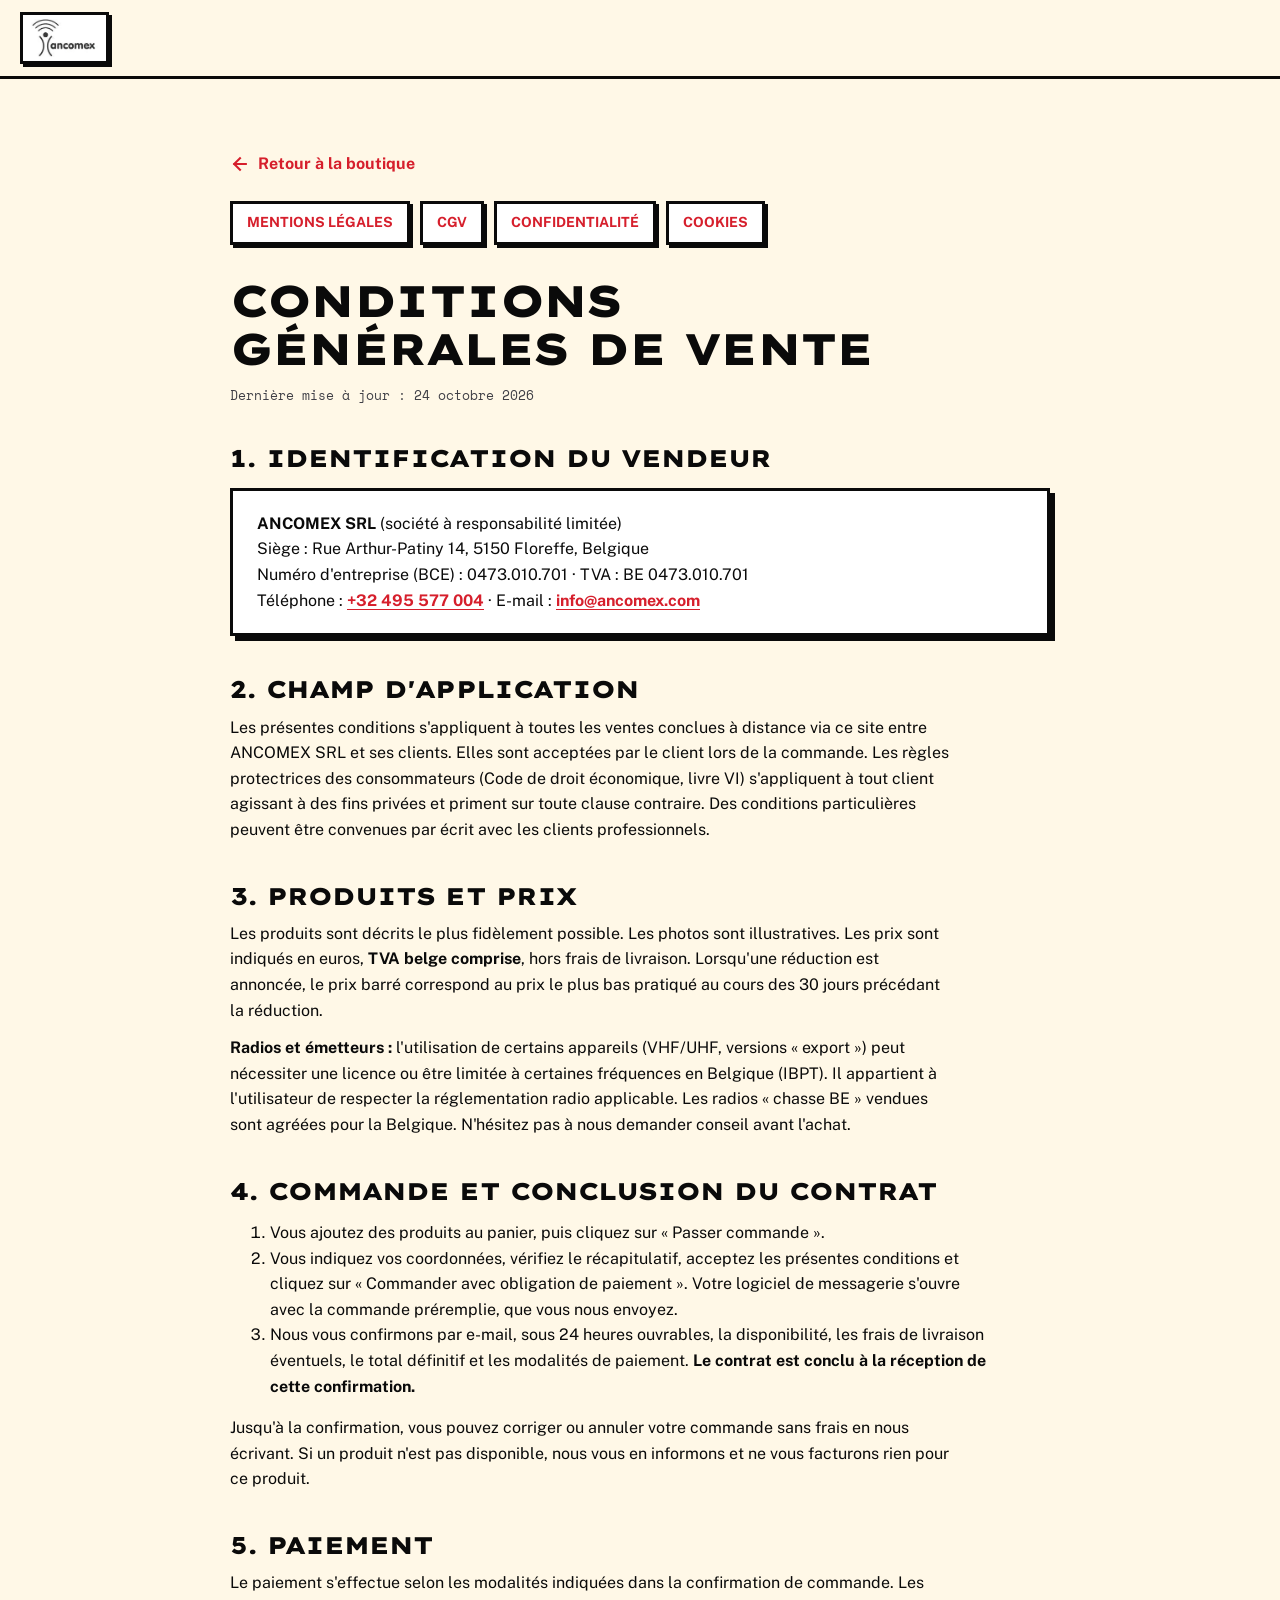
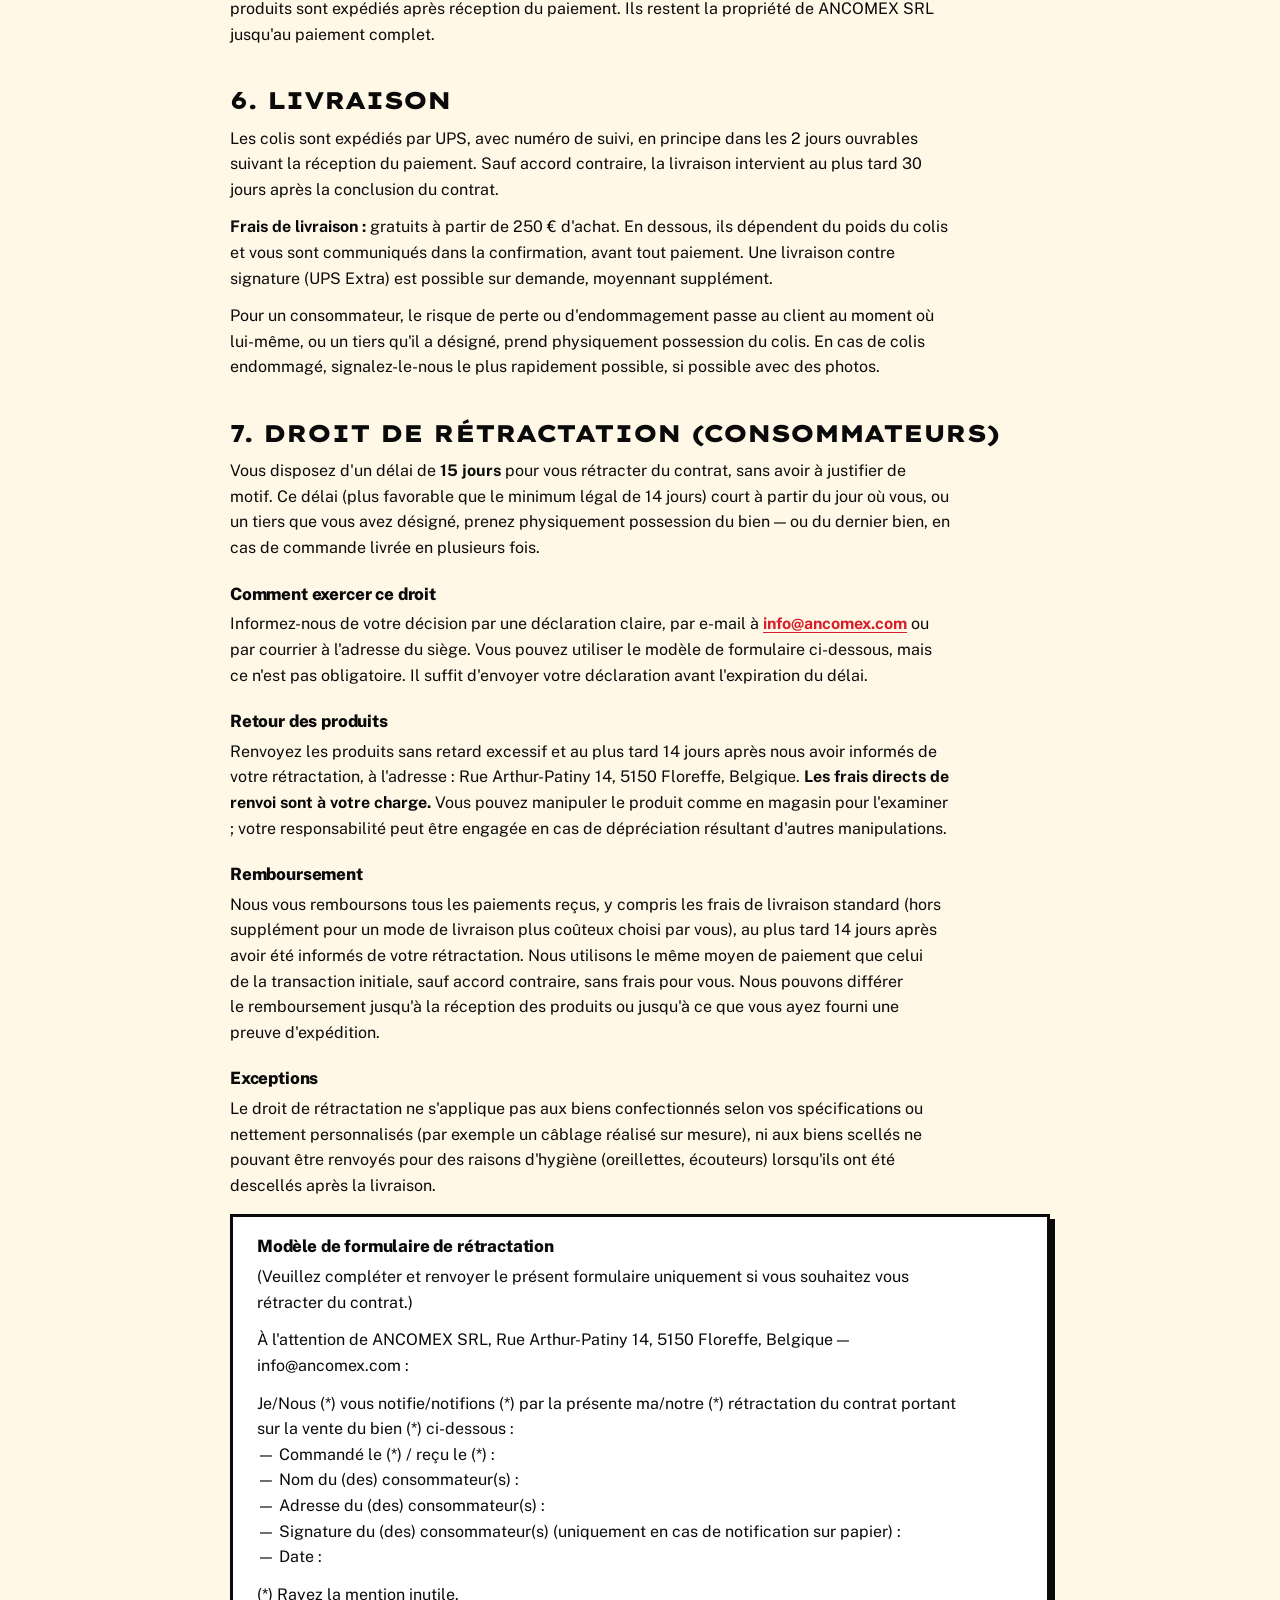
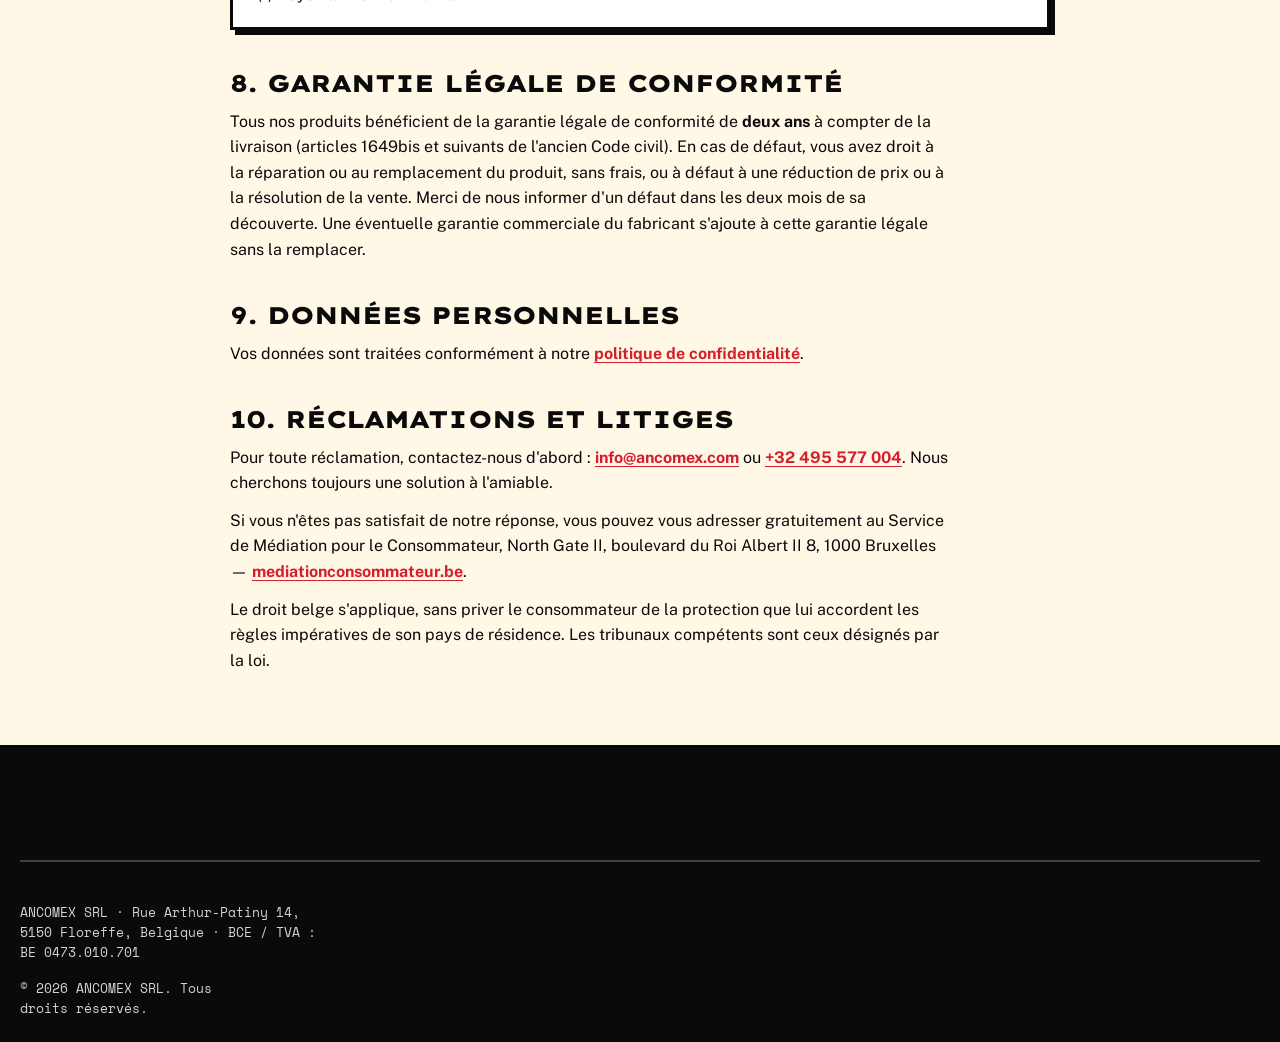
<file: cgv.html>
<!doctype html>
<html lang="fr">
<head>
  <meta charset="utf-8">
  <meta name="viewport" content="width=device-width, initial-scale=1">
  <title>Conditions générales de vente — Ancomex</title>
  <meta name="description" content="Conditions générales de vente d'Ancomex : commande, prix, livraison, droit de rétractation et garantie légale.">
  <meta name="theme-color" content="#FFD60A">
  <link rel="icon" href="favicon.svg?v=4" type="image/svg+xml">
  <link rel="stylesheet" href="styles-v6.css">
</head>
<body>
  <a class="skip" href="#main">Aller au contenu</a>
  <svg width="0" height="0" style="position:absolute" aria-hidden="true">
    <symbol id="i-arrow" viewBox="0 0 24 24"><path d="M5 12h14M12 5l7 7-7 7"/></symbol>
  </svg>
  <header class="header">
    <div class="container header__in">
      <a class="logo" href="index.html" aria-label="Ancomex, accueil">
        <img class="logo__img" src="img/ancomex-logo.jpg" alt="Ancomex" width="160" height="91">
      </a>
    </div>
  </header>
  <main id="main" class="legal">
    <div class="container legal__in">
      <a class="back" href="index.html"><svg class="ic" aria-hidden="true"><use href="#i-arrow"/></svg>Retour à la boutique</a>
      <nav class="legal__nav" aria-label="Pages légales">
        <a class="link" href="mentions-legales.html">Mentions légales</a>
        <a class="link" href="cgv.html" aria-current="page">CGV</a>
        <a class="link" href="confidentialite.html">Confidentialité</a>
        <a class="link" href="cookies.html">Cookies</a>
      </nav>
      <h1>Conditions générales de vente</h1>
      <p class="updated">Dernière mise à jour : 24 octobre 2026</p>

      <h2>1. Identification du vendeur</h2>
      <div class="box">
        <p><strong>ANCOMEX SRL</strong> (société à responsabilité limitée)<br>
        Siège : Rue Arthur-Patiny 14, 5150 Floreffe, Belgique<br>
        Numéro d'entreprise (BCE) : 0473.010.701 · TVA : BE 0473.010.701<br>
        Téléphone : <a href="tel:+32495577004">+32 495 577 004</a> · E-mail : <a href="mailto:info@ancomex.com">info@ancomex.com</a></p>
      </div>

      <h2>2. Champ d'application</h2>
      <p>Les présentes conditions s'appliquent à toutes les ventes conclues à distance via ce site entre ANCOMEX SRL et ses clients. Elles sont acceptées par le client lors de la commande. Les règles protectrices des consommateurs (Code de droit économique, livre VI) s'appliquent à tout client agissant à des fins privées et priment sur toute clause contraire. Des conditions particulières peuvent être convenues par écrit avec les clients professionnels.</p>

      <h2>3. Produits et prix</h2>
      <p>Les produits sont décrits le plus fidèlement possible. Les photos sont illustratives. Les prix sont indiqués en euros, <strong>TVA belge comprise</strong>, hors frais de livraison. Lorsqu'une réduction est annoncée, le prix barré correspond au prix le plus bas pratiqué au cours des 30 jours précédant la réduction.</p>
      <p><strong>Radios et émetteurs :</strong> l'utilisation de certains appareils (VHF/UHF, versions « export ») peut nécessiter une licence ou être limitée à certaines fréquences en Belgique (IBPT). Il appartient à l'utilisateur de respecter la réglementation radio applicable. Les radios « chasse BE » vendues sont agréées pour la Belgique. N'hésitez pas à nous demander conseil avant l'achat.</p>

      <h2>4. Commande et conclusion du contrat</h2>
      <ol>
        <li>Vous ajoutez des produits au panier, puis cliquez sur « Passer commande ».</li>
        <li>Vous indiquez vos coordonnées, vérifiez le récapitulatif, acceptez les présentes conditions et cliquez sur « Commander avec obligation de paiement ». Votre logiciel de messagerie s'ouvre avec la commande préremplie, que vous nous envoyez.</li>
        <li>Nous vous confirmons par e-mail, sous 24 heures ouvrables, la disponibilité, les frais de livraison éventuels, le total définitif et les modalités de paiement. <strong>Le contrat est conclu à la réception de cette confirmation.</strong></li>
      </ol>
      <p>Jusqu'à la confirmation, vous pouvez corriger ou annuler votre commande sans frais en nous écrivant. Si un produit n'est pas disponible, nous vous en informons et ne vous facturons rien pour ce produit.</p>

      <h2>5. Paiement</h2>
      <p>Le paiement s'effectue selon les modalités indiquées dans la confirmation de commande. Les produits sont expédiés après réception du paiement. Ils restent la propriété de ANCOMEX SRL jusqu'au paiement complet.</p>

      <h2>6. Livraison</h2>
      <p>Les colis sont expédiés par UPS, avec numéro de suivi, en principe dans les 2 jours ouvrables suivant la réception du paiement. Sauf accord contraire, la livraison intervient au plus tard 30 jours après la conclusion du contrat.</p>
      <p><strong>Frais de livraison :</strong> gratuits à partir de 250 € d'achat. En dessous, ils dépendent du poids du colis et vous sont communiqués dans la confirmation, avant tout paiement. Une livraison contre signature (UPS Extra) est possible sur demande, moyennant supplément.</p>
      <p>Pour un consommateur, le risque de perte ou d'endommagement passe au client au moment où lui-même, ou un tiers qu'il a désigné, prend physiquement possession du colis. En cas de colis endommagé, signalez-le-nous le plus rapidement possible, si possible avec des photos.</p>

      <h2 id="retractation">7. Droit de rétractation (consommateurs)</h2>
      <p>Vous disposez d'un délai de <strong>15 jours</strong> pour vous rétracter du contrat, sans avoir à justifier de motif. Ce délai (plus favorable que le minimum légal de 14 jours) court à partir du jour où vous, ou un tiers que vous avez désigné, prenez physiquement possession du bien — ou du dernier bien, en cas de commande livrée en plusieurs fois.</p>
      <h3>Comment exercer ce droit</h3>
      <p>Informez-nous de votre décision par une déclaration claire, par e-mail à <a href="mailto:info@ancomex.com">info@ancomex.com</a> ou par courrier à l'adresse du siège. Vous pouvez utiliser le modèle de formulaire ci-dessous, mais ce n'est pas obligatoire. Il suffit d'envoyer votre déclaration avant l'expiration du délai.</p>
      <h3>Retour des produits</h3>
      <p>Renvoyez les produits sans retard excessif et au plus tard 14 jours après nous avoir informés de votre rétractation, à l'adresse : Rue Arthur-Patiny 14, 5150 Floreffe, Belgique. <strong>Les frais directs de renvoi sont à votre charge.</strong> Vous pouvez manipuler le produit comme en magasin pour l'examiner ; votre responsabilité peut être engagée en cas de dépréciation résultant d'autres manipulations.</p>
      <h3>Remboursement</h3>
      <p>Nous vous remboursons tous les paiements reçus, y compris les frais de livraison standard (hors supplément pour un mode de livraison plus coûteux choisi par vous), au plus tard 14 jours après avoir été informés de votre rétractation. Nous utilisons le même moyen de paiement que celui de la transaction initiale, sauf accord contraire, sans frais pour vous. Nous pouvons différer le remboursement jusqu'à la réception des produits ou jusqu'à ce que vous ayez fourni une preuve d'expédition.</p>
      <h3>Exceptions</h3>
      <p>Le droit de rétractation ne s'applique pas aux biens confectionnés selon vos spécifications ou nettement personnalisés (par exemple un câblage réalisé sur mesure), ni aux biens scellés ne pouvant être renvoyés pour des raisons d'hygiène (oreillettes, écouteurs) lorsqu'ils ont été descellés après la livraison.</p>

      <div class="box">
        <h3 style="margin-top:0">Modèle de formulaire de rétractation</h3>
        <p>(Veuillez compléter et renvoyer le présent formulaire uniquement si vous souhaitez vous rétracter du contrat.)</p>
        <p>À l'attention de ANCOMEX SRL, Rue Arthur-Patiny 14, 5150 Floreffe, Belgique — info@ancomex.com :</p>
        <p>Je/Nous (*) vous notifie/notifions (*) par la présente ma/notre (*) rétractation du contrat portant sur la vente du bien (*) ci-dessous :<br>
        — Commandé le (*) / reçu le (*) :<br>
        — Nom du (des) consommateur(s) :<br>
        — Adresse du (des) consommateur(s) :<br>
        — Signature du (des) consommateur(s) (uniquement en cas de notification sur papier) :<br>
        — Date :</p>
        <p>(*) Rayez la mention inutile.</p>
      </div>

      <h2>8. Garantie légale de conformité</h2>
      <p>Tous nos produits bénéficient de la garantie légale de conformité de <strong>deux ans</strong> à compter de la livraison (articles 1649bis et suivants de l'ancien Code civil). En cas de défaut, vous avez droit à la réparation ou au remplacement du produit, sans frais, ou à défaut à une réduction de prix ou à la résolution de la vente. Merci de nous informer d'un défaut dans les deux mois de sa découverte. Une éventuelle garantie commerciale du fabricant s'ajoute à cette garantie légale sans la remplacer.</p>

      <h2>9. Données personnelles</h2>
      <p>Vos données sont traitées conformément à notre <a href="confidentialite.html">politique de confidentialité</a>.</p>

      <h2>10. Réclamations et litiges</h2>
      <p>Pour toute réclamation, contactez-nous d'abord : <a href="mailto:info@ancomex.com">info@ancomex.com</a> ou <a href="tel:+32495577004">+32 495 577 004</a>. Nous cherchons toujours une solution à l'amiable.</p>
      <p>Si vous n'êtes pas satisfait de notre réponse, vous pouvez vous adresser gratuitement au Service de Médiation pour le Consommateur, North Gate II, boulevard du Roi Albert II 8, 1000 Bruxelles — <a href="https://www.mediationconsommateur.be" rel="noopener">mediationconsommateur.be</a>.</p>
      <p>Le droit belge s'applique, sans priver le consommateur de la protection que lui accordent les règles impératives de son pays de résidence. Les tribunaux compétents sont ceux désignés par la loi.</p>
    </div>
  </main>
  <footer class="footer">
    <div class="container footer__bottom">
      <p>ANCOMEX SRL · Rue Arthur-Patiny 14, 5150 Floreffe, Belgique · BCE / TVA : BE 0473.010.701</p>
      <p>© 2026 ANCOMEX SRL. Tous droits réservés.</p>
    </div>
  </footer>
</body>
</html>
</file>
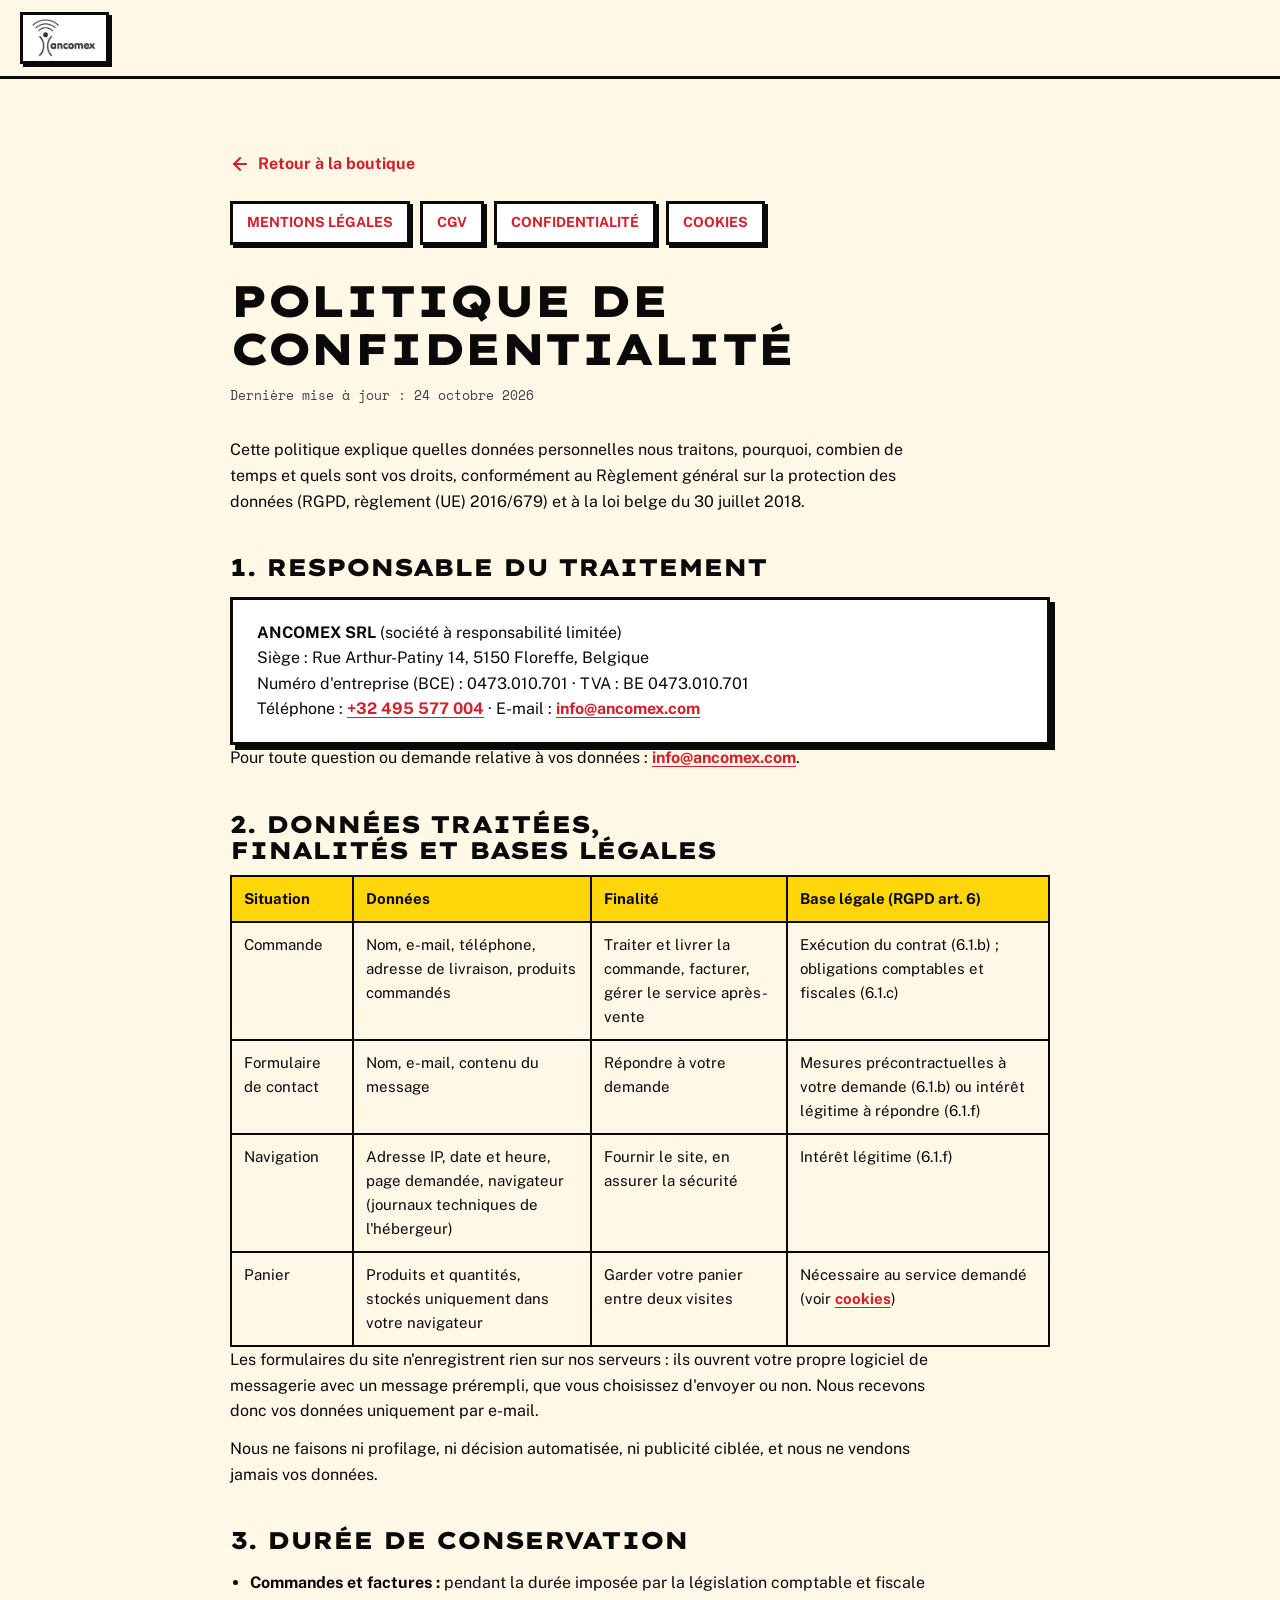
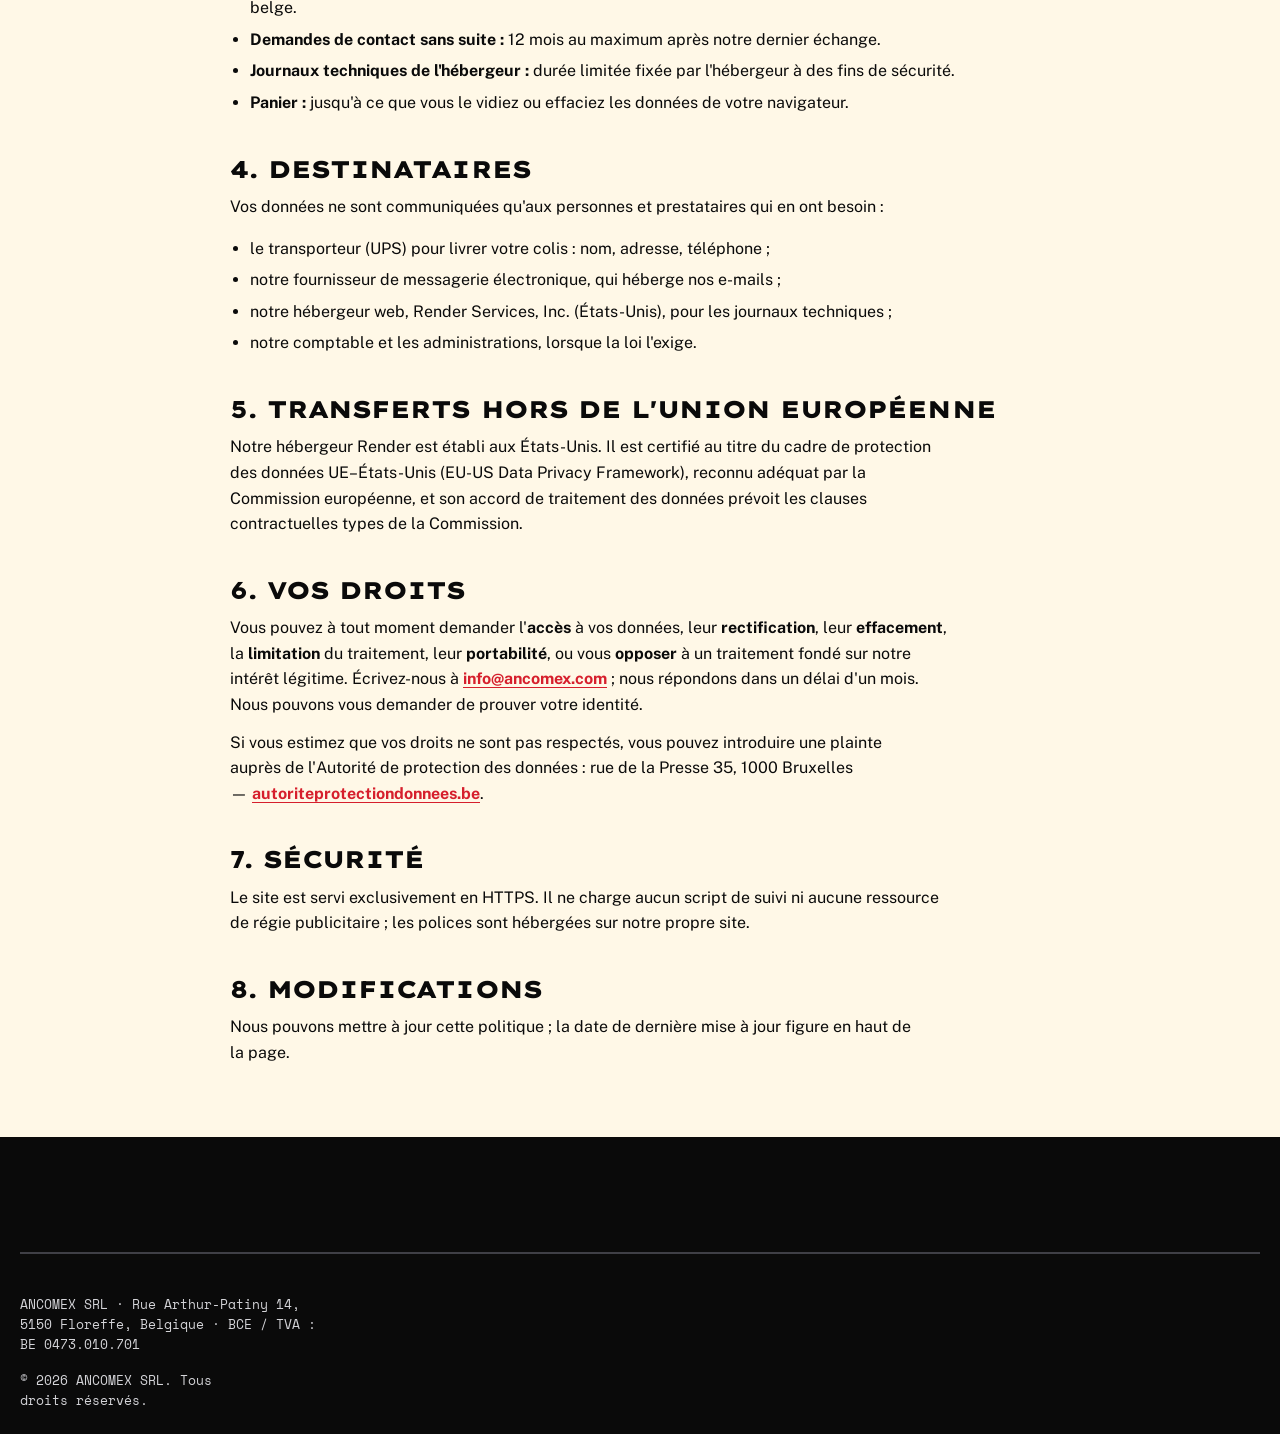
<file: confidentialite.html>
<!doctype html>
<html lang="fr">
<head>
  <meta charset="utf-8">
  <meta name="viewport" content="width=device-width, initial-scale=1">
  <title>Politique de confidentialité — Ancomex</title>
  <meta name="description" content="Comment Ancomex traite vos données personnelles, conformément au RGPD.">
  <meta name="theme-color" content="#FFD60A">
  <link rel="icon" href="favicon.svg?v=4" type="image/svg+xml">
  <link rel="stylesheet" href="styles-v6.css">
</head>
<body>
  <a class="skip" href="#main">Aller au contenu</a>
  <svg width="0" height="0" style="position:absolute" aria-hidden="true">
    <symbol id="i-arrow" viewBox="0 0 24 24"><path d="M5 12h14M12 5l7 7-7 7"/></symbol>
  </svg>
  <header class="header">
    <div class="container header__in">
      <a class="logo" href="index.html" aria-label="Ancomex, accueil">
        <img class="logo__img" src="img/ancomex-logo.jpg" alt="Ancomex" width="160" height="91">
      </a>
    </div>
  </header>
  <main id="main" class="legal">
    <div class="container legal__in">
      <a class="back" href="index.html"><svg class="ic" aria-hidden="true"><use href="#i-arrow"/></svg>Retour à la boutique</a>
      <nav class="legal__nav" aria-label="Pages légales">
        <a class="link" href="mentions-legales.html">Mentions légales</a>
        <a class="link" href="cgv.html">CGV</a>
        <a class="link" href="confidentialite.html" aria-current="page">Confidentialité</a>
        <a class="link" href="cookies.html">Cookies</a>
      </nav>
      <h1>Politique de confidentialité</h1>
      <p class="updated">Dernière mise à jour : 24 octobre 2026</p>

      <p>Cette politique explique quelles données personnelles nous traitons, pourquoi, combien de temps et quels sont vos droits, conformément au Règlement général sur la protection des données (RGPD, règlement (UE) 2016/679) et à la loi belge du 30 juillet 2018.</p>

      <h2>1. Responsable du traitement</h2>
      <div class="box">
        <p><strong>ANCOMEX SRL</strong> (société à responsabilité limitée)<br>
        Siège : Rue Arthur-Patiny 14, 5150 Floreffe, Belgique<br>
        Numéro d'entreprise (BCE) : 0473.010.701 · TVA : BE 0473.010.701<br>
        Téléphone : <a href="tel:+32495577004">+32 495 577 004</a> · E-mail : <a href="mailto:info@ancomex.com">info@ancomex.com</a></p>
      </div>
      <p>Pour toute question ou demande relative à vos données : <a href="mailto:info@ancomex.com">info@ancomex.com</a>.</p>

      <h2>2. Données traitées, finalités et bases légales</h2>
      <table>
        <thead><tr><th>Situation</th><th>Données</th><th>Finalité</th><th>Base légale (RGPD art. 6)</th></tr></thead>
        <tbody>
          <tr><td>Commande</td><td>Nom, e-mail, téléphone, adresse de livraison, produits commandés</td><td>Traiter et livrer la commande, facturer, gérer le service après-vente</td><td>Exécution du contrat (6.1.b) ; obligations comptables et fiscales (6.1.c)</td></tr>
          <tr><td>Formulaire de contact</td><td>Nom, e-mail, contenu du message</td><td>Répondre à votre demande</td><td>Mesures précontractuelles à votre demande (6.1.b) ou intérêt légitime à répondre (6.1.f)</td></tr>
          <tr><td>Navigation</td><td>Adresse IP, date et heure, page demandée, navigateur (journaux techniques de l'hébergeur)</td><td>Fournir le site, en assurer la sécurité</td><td>Intérêt légitime (6.1.f)</td></tr>
          <tr><td>Panier</td><td>Produits et quantités, stockés uniquement dans votre navigateur</td><td>Garder votre panier entre deux visites</td><td>Nécessaire au service demandé (voir <a href="cookies.html">cookies</a>)</td></tr>
        </tbody>
      </table>
      <p>Les formulaires du site n'enregistrent rien sur nos serveurs : ils ouvrent votre propre logiciel de messagerie avec un message prérempli, que vous choisissez d'envoyer ou non. Nous recevons donc vos données uniquement par e-mail.</p>
      <p>Nous ne faisons ni profilage, ni décision automatisée, ni publicité ciblée, et nous ne vendons jamais vos données.</p>

      <h2>3. Durée de conservation</h2>
      <ul>
        <li><strong>Commandes et factures :</strong> pendant la durée imposée par la législation comptable et fiscale belge.</li>
        <li><strong>Demandes de contact sans suite :</strong> 12 mois au maximum après notre dernier échange.</li>
        <li><strong>Journaux techniques de l'hébergeur :</strong> durée limitée fixée par l'hébergeur à des fins de sécurité.</li>
        <li><strong>Panier :</strong> jusqu'à ce que vous le vidiez ou effaciez les données de votre navigateur.</li>
      </ul>

      <h2>4. Destinataires</h2>
      <p>Vos données ne sont communiquées qu'aux personnes et prestataires qui en ont besoin :</p>
      <ul>
        <li>le transporteur (UPS) pour livrer votre colis : nom, adresse, téléphone ;</li>
        <li>notre fournisseur de messagerie électronique, qui héberge nos e-mails ;</li>
        <li>notre hébergeur web, Render Services, Inc. (États-Unis), pour les journaux techniques ;</li>
        <li>notre comptable et les administrations, lorsque la loi l'exige.</li>
      </ul>

      <h2>5. Transferts hors de l'Union européenne</h2>
      <p>Notre hébergeur Render est établi aux États-Unis. Il est certifié au titre du cadre de protection des données UE–États-Unis (EU-US Data Privacy Framework), reconnu adéquat par la Commission européenne, et son accord de traitement des données prévoit les clauses contractuelles types de la Commission.</p>

      <h2>6. Vos droits</h2>
      <p>Vous pouvez à tout moment demander l'<strong>accès</strong> à vos données, leur <strong>rectification</strong>, leur <strong>effacement</strong>, la <strong>limitation</strong> du traitement, leur <strong>portabilité</strong>, ou vous <strong>opposer</strong> à un traitement fondé sur notre intérêt légitime. Écrivez-nous à <a href="mailto:info@ancomex.com">info@ancomex.com</a> ; nous répondons dans un délai d'un mois. Nous pouvons vous demander de prouver votre identité.</p>
      <p>Si vous estimez que vos droits ne sont pas respectés, vous pouvez introduire une plainte auprès de l'Autorité de protection des données : rue de la Presse 35, 1000 Bruxelles — <a href="https://www.autoriteprotectiondonnees.be" rel="noopener">autoriteprotectiondonnees.be</a>.</p>

      <h2>7. Sécurité</h2>
      <p>Le site est servi exclusivement en HTTPS. Il ne charge aucun script de suivi ni aucune ressource de régie publicitaire ; les polices sont hébergées sur notre propre site.</p>

      <h2>8. Modifications</h2>
      <p>Nous pouvons mettre à jour cette politique ; la date de dernière mise à jour figure en haut de la page.</p>
    </div>
  </main>
  <footer class="footer">
    <div class="container footer__bottom">
      <p>ANCOMEX SRL · Rue Arthur-Patiny 14, 5150 Floreffe, Belgique · BCE / TVA : BE 0473.010.701</p>
      <p>© 2026 ANCOMEX SRL. Tous droits réservés.</p>
    </div>
  </footer>
</body>
</html>
</file>
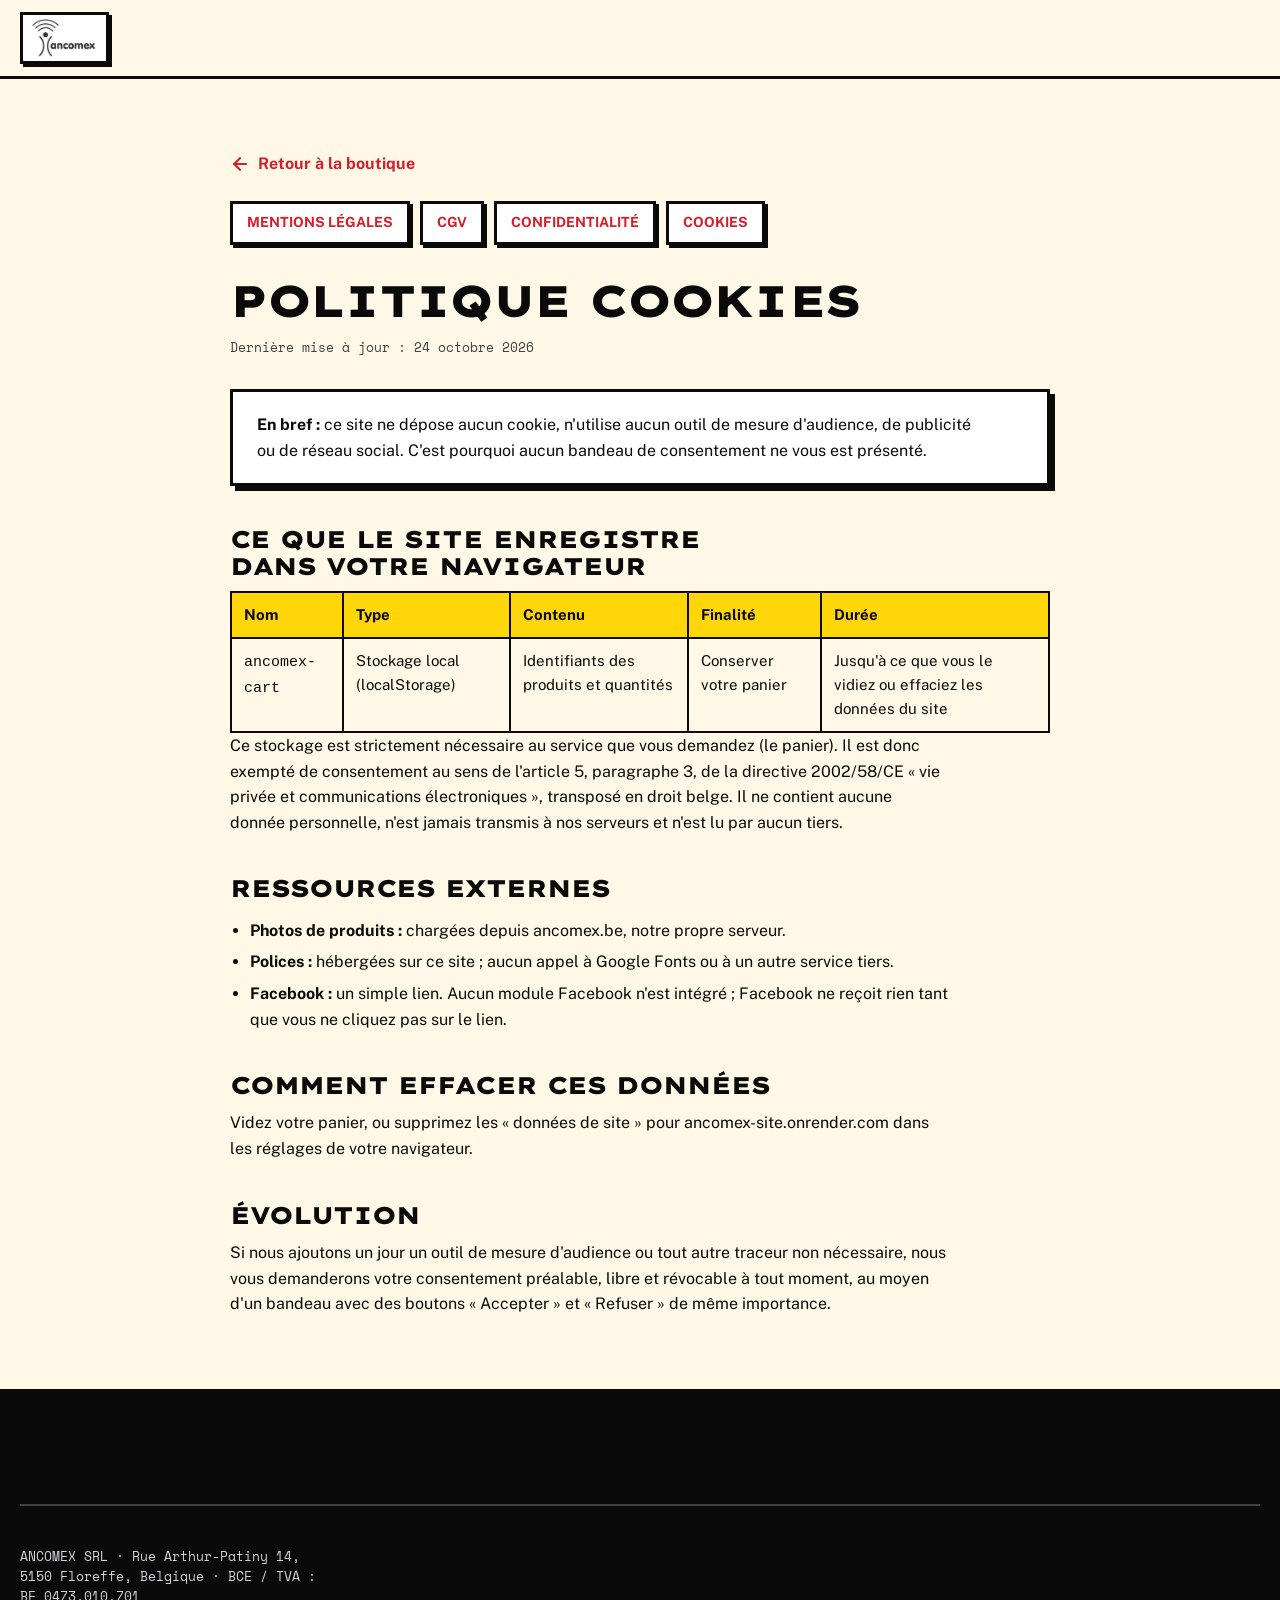
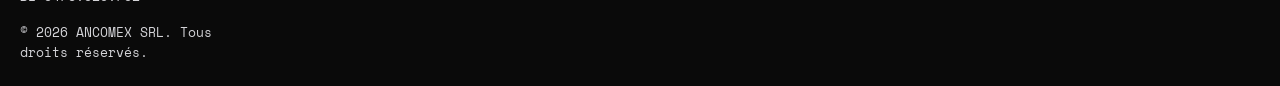
<file: cookies.html>
<!doctype html>
<html lang="fr">
<head>
  <meta charset="utf-8">
  <meta name="viewport" content="width=device-width, initial-scale=1">
  <title>Politique cookies — Ancomex</title>
  <meta name="description" content="Le site Ancomex n'utilise aucun cookie de suivi ni de publicité.">
  <meta name="theme-color" content="#FFD60A">
  <link rel="icon" href="favicon.svg?v=4" type="image/svg+xml">
  <link rel="stylesheet" href="styles-v6.css">
</head>
<body>
  <a class="skip" href="#main">Aller au contenu</a>
  <svg width="0" height="0" style="position:absolute" aria-hidden="true">
    <symbol id="i-arrow" viewBox="0 0 24 24"><path d="M5 12h14M12 5l7 7-7 7"/></symbol>
  </svg>
  <header class="header">
    <div class="container header__in">
      <a class="logo" href="index.html" aria-label="Ancomex, accueil">
        <img class="logo__img" src="img/ancomex-logo.jpg" alt="Ancomex" width="160" height="91">
      </a>
    </div>
  </header>
  <main id="main" class="legal">
    <div class="container legal__in">
      <a class="back" href="index.html"><svg class="ic" aria-hidden="true"><use href="#i-arrow"/></svg>Retour à la boutique</a>
      <nav class="legal__nav" aria-label="Pages légales">
        <a class="link" href="mentions-legales.html">Mentions légales</a>
        <a class="link" href="cgv.html">CGV</a>
        <a class="link" href="confidentialite.html">Confidentialité</a>
        <a class="link" href="cookies.html" aria-current="page">Cookies</a>
      </nav>
      <h1>Politique cookies</h1>
      <p class="updated">Dernière mise à jour : 24 octobre 2026</p>

      <div class="box">
        <p><strong>En bref :</strong> ce site ne dépose aucun cookie, n'utilise aucun outil de mesure d'audience, de publicité ou de réseau social. C'est pourquoi aucun bandeau de consentement ne vous est présenté.</p>
      </div>

      <h2>Ce que le site enregistre dans votre navigateur</h2>
      <table>
        <thead><tr><th>Nom</th><th>Type</th><th>Contenu</th><th>Finalité</th><th>Durée</th></tr></thead>
        <tbody>
          <tr><td><code>ancomex-cart</code></td><td>Stockage local (localStorage)</td><td>Identifiants des produits et quantités</td><td>Conserver votre panier</td><td>Jusqu'à ce que vous le vidiez ou effaciez les données du site</td></tr>
        </tbody>
      </table>
      <p>Ce stockage est strictement nécessaire au service que vous demandez (le panier). Il est donc exempté de consentement au sens de l'article 5, paragraphe 3, de la directive 2002/58/CE « vie privée et communications électroniques », transposé en droit belge. Il ne contient aucune donnée personnelle, n'est jamais transmis à nos serveurs et n'est lu par aucun tiers.</p>

      <h2>Ressources externes</h2>
      <ul>
        <li><strong>Photos de produits :</strong> chargées depuis ancomex.be, notre propre serveur.</li>
        <li><strong>Polices :</strong> hébergées sur ce site ; aucun appel à Google Fonts ou à un autre service tiers.</li>
        <li><strong>Facebook :</strong> un simple lien. Aucun module Facebook n'est intégré ; Facebook ne reçoit rien tant que vous ne cliquez pas sur le lien.</li>
      </ul>

      <h2>Comment effacer ces données</h2>
      <p>Videz votre panier, ou supprimez les « données de site » pour ancomex-site.onrender.com dans les réglages de votre navigateur.</p>

      <h2>Évolution</h2>
      <p>Si nous ajoutons un jour un outil de mesure d'audience ou tout autre traceur non nécessaire, nous vous demanderons votre consentement préalable, libre et révocable à tout moment, au moyen d'un bandeau avec des boutons « Accepter » et « Refuser » de même importance.</p>
    </div>
  </main>
  <footer class="footer">
    <div class="container footer__bottom">
      <p>ANCOMEX SRL · Rue Arthur-Patiny 14, 5150 Floreffe, Belgique · BCE / TVA : BE 0473.010.701</p>
      <p>© 2026 ANCOMEX SRL. Tous droits réservés.</p>
    </div>
  </footer>
</body>
</html>
</file>
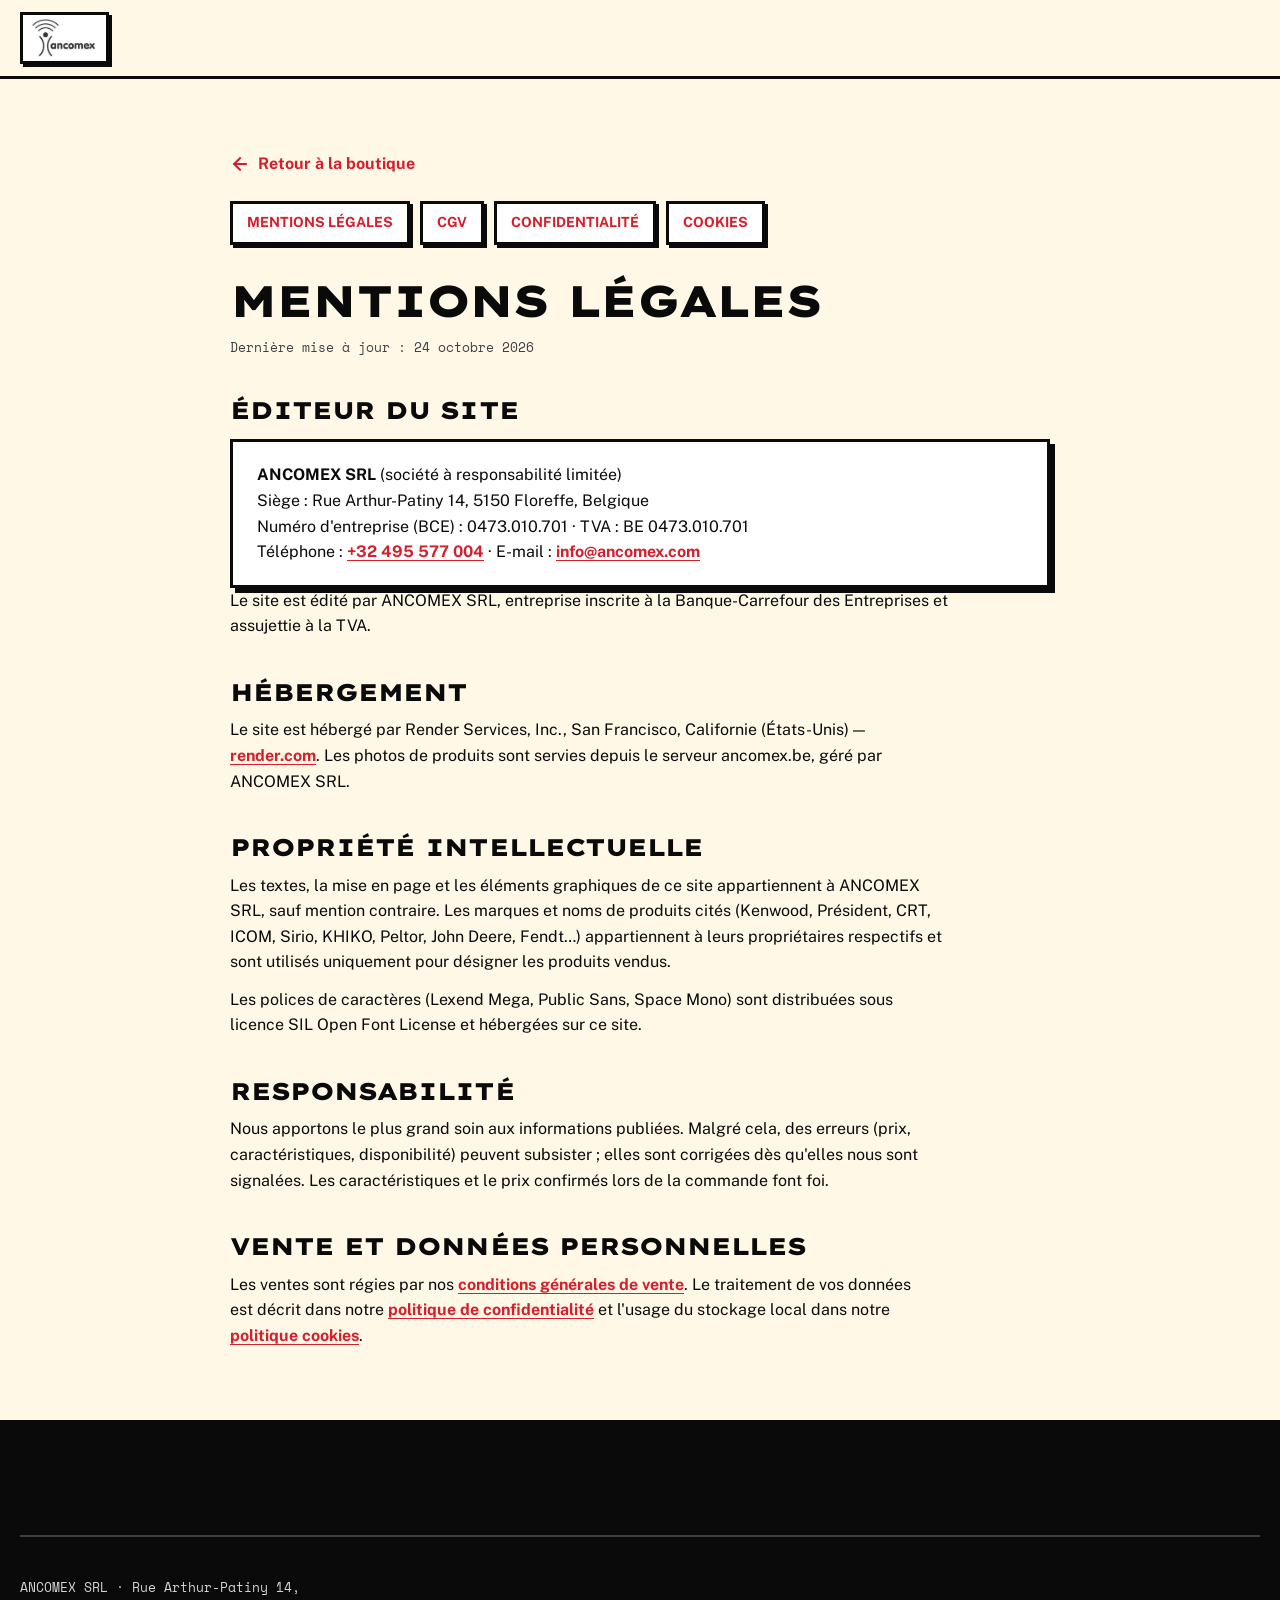
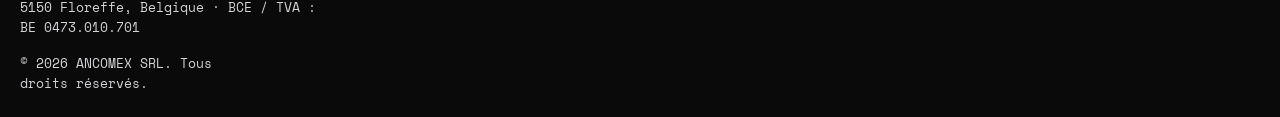
<file: mentions-legales.html>
<!doctype html>
<html lang="fr">
<head>
  <meta charset="utf-8">
  <meta name="viewport" content="width=device-width, initial-scale=1">
  <title>Mentions légales — Ancomex</title>
  <meta name="description" content="Identification de l'éditeur du site Ancomex, hébergeur et propriété intellectuelle.">
  <meta name="theme-color" content="#FFD60A">
  <link rel="icon" href="favicon.svg?v=4" type="image/svg+xml">
  <link rel="stylesheet" href="styles-v6.css">
</head>
<body>
  <a class="skip" href="#main">Aller au contenu</a>
  <svg width="0" height="0" style="position:absolute" aria-hidden="true">
    <symbol id="i-arrow" viewBox="0 0 24 24"><path d="M5 12h14M12 5l7 7-7 7"/></symbol>
  </svg>
  <header class="header">
    <div class="container header__in">
      <a class="logo" href="index.html" aria-label="Ancomex, accueil">
        <img class="logo__img" src="img/ancomex-logo.jpg" alt="Ancomex" width="160" height="91">
      </a>
    </div>
  </header>
  <main id="main" class="legal">
    <div class="container legal__in">
      <a class="back" href="index.html"><svg class="ic" aria-hidden="true"><use href="#i-arrow"/></svg>Retour à la boutique</a>
      <nav class="legal__nav" aria-label="Pages légales">
        <a class="link" href="mentions-legales.html" aria-current="page">Mentions légales</a>
        <a class="link" href="cgv.html">CGV</a>
        <a class="link" href="confidentialite.html">Confidentialité</a>
        <a class="link" href="cookies.html">Cookies</a>
      </nav>
      <h1>Mentions légales</h1>
      <p class="updated">Dernière mise à jour : 24 octobre 2026</p>

      <h2>Éditeur du site</h2>
      <div class="box">
        <p><strong>ANCOMEX SRL</strong> (société à responsabilité limitée)<br>
        Siège : Rue Arthur-Patiny 14, 5150 Floreffe, Belgique<br>
        Numéro d'entreprise (BCE) : 0473.010.701 · TVA : BE 0473.010.701<br>
        Téléphone : <a href="tel:+32495577004">+32 495 577 004</a> · E-mail : <a href="mailto:info@ancomex.com">info@ancomex.com</a></p>
      </div>
      <p>Le site est édité par ANCOMEX SRL, entreprise inscrite à la Banque-Carrefour des Entreprises et assujettie à la TVA.</p>

      <h2>Hébergement</h2>
      <p>Le site est hébergé par Render Services, Inc., San Francisco, Californie (États-Unis) — <a href="https://render.com" rel="noopener">render.com</a>. Les photos de produits sont servies depuis le serveur ancomex.be, géré par ANCOMEX SRL.</p>

      <h2>Propriété intellectuelle</h2>
      <p>Les textes, la mise en page et les éléments graphiques de ce site appartiennent à ANCOMEX SRL, sauf mention contraire. Les marques et noms de produits cités (Kenwood, Président, CRT, ICOM, Sirio, KHIKO, Peltor, John Deere, Fendt…) appartiennent à leurs propriétaires respectifs et sont utilisés uniquement pour désigner les produits vendus.</p>
      <p>Les polices de caractères (Lexend Mega, Public Sans, Space Mono) sont distribuées sous licence SIL Open Font License et hébergées sur ce site.</p>

      <h2>Responsabilité</h2>
      <p>Nous apportons le plus grand soin aux informations publiées. Malgré cela, des erreurs (prix, caractéristiques, disponibilité) peuvent subsister ; elles sont corrigées dès qu'elles nous sont signalées. Les caractéristiques et le prix confirmés lors de la commande font foi.</p>

      <h2>Vente et données personnelles</h2>
      <p>Les ventes sont régies par nos <a href="cgv.html">conditions générales de vente</a>. Le traitement de vos données est décrit dans notre <a href="confidentialite.html">politique de confidentialité</a> et l'usage du stockage local dans notre <a href="cookies.html">politique cookies</a>.</p>
    </div>
  </main>
  <footer class="footer">
    <div class="container footer__bottom">
      <p>ANCOMEX SRL · Rue Arthur-Patiny 14, 5150 Floreffe, Belgique · BCE / TVA : BE 0473.010.701</p>
      <p>© 2026 ANCOMEX SRL. Tous droits réservés.</p>
    </div>
  </footer>
</body>
</html>
</file>
<file: styles-v6.css>
/* Polices auto-hébergées (SIL Open Font License) — aucun appel à Google */
@font-face { font-family: "Lexend Mega"; font-style: normal; font-weight: 600; font-display: swap; src: url("fonts/lexend-mega-600.woff2") format("woff2"); unicode-range: U+0000-00FF, U+0131, U+0152-0153, U+02BB-02BC, U+02C6, U+02DA, U+02DC, U+0304, U+0308, U+0329, U+2000-206F, U+20AC, U+2122, U+2191, U+2193, U+2212, U+2215, U+FEFF, U+FFFD; }
@font-face { font-family: "Lexend Mega"; font-style: normal; font-weight: 800; font-display: swap; src: url("fonts/lexend-mega-600.woff2") format("woff2"); unicode-range: U+0000-00FF, U+0131, U+0152-0153, U+02BB-02BC, U+02C6, U+02DA, U+02DC, U+0304, U+0308, U+0329, U+2000-206F, U+20AC, U+2122, U+2191, U+2193, U+2212, U+2215, U+FEFF, U+FFFD; }
@font-face { font-family: "Public Sans"; font-style: normal; font-weight: 400; font-display: swap; src: url("fonts/public-sans-400.woff2") format("woff2"); unicode-range: U+0000-00FF, U+0131, U+0152-0153, U+02BB-02BC, U+02C6, U+02DA, U+02DC, U+0304, U+0308, U+0329, U+2000-206F, U+20AC, U+2122, U+2191, U+2193, U+2212, U+2215, U+FEFF, U+FFFD; }
@font-face { font-family: "Public Sans"; font-style: normal; font-weight: 500; font-display: swap; src: url("fonts/public-sans-400.woff2") format("woff2"); unicode-range: U+0000-00FF, U+0131, U+0152-0153, U+02BB-02BC, U+02C6, U+02DA, U+02DC, U+0304, U+0308, U+0329, U+2000-206F, U+20AC, U+2122, U+2191, U+2193, U+2212, U+2215, U+FEFF, U+FFFD; }
@font-face { font-family: "Public Sans"; font-style: normal; font-weight: 700; font-display: swap; src: url("fonts/public-sans-400.woff2") format("woff2"); unicode-range: U+0000-00FF, U+0131, U+0152-0153, U+02BB-02BC, U+02C6, U+02DA, U+02DC, U+0304, U+0308, U+0329, U+2000-206F, U+20AC, U+2122, U+2191, U+2193, U+2212, U+2215, U+FEFF, U+FFFD; }
@font-face { font-family: "Public Sans"; font-style: normal; font-weight: 800; font-display: swap; src: url("fonts/public-sans-400.woff2") format("woff2"); unicode-range: U+0000-00FF, U+0131, U+0152-0153, U+02BB-02BC, U+02C6, U+02DA, U+02DC, U+0304, U+0308, U+0329, U+2000-206F, U+20AC, U+2122, U+2191, U+2193, U+2212, U+2215, U+FEFF, U+FFFD; }
@font-face { font-family: "Space Mono"; font-style: normal; font-weight: 400; font-display: swap; src: url("fonts/space-mono-400.woff2") format("woff2"); unicode-range: U+0000-00FF, U+0131, U+0152-0153, U+02BB-02BC, U+02C6, U+02DA, U+02DC, U+0304, U+0308, U+0329, U+2000-206F, U+20AC, U+2122, U+2191, U+2193, U+2212, U+2215, U+FEFF, U+FFFD; }
@font-face { font-family: "Space Mono"; font-style: normal; font-weight: 700; font-display: swap; src: url("fonts/space-mono-700.woff2") format("woff2"); unicode-range: U+0000-00FF, U+0131, U+0152-0153, U+02BB-02BC, U+02C6, U+02DA, U+02DC, U+0304, U+0308, U+0329, U+2000-206F, U+20AC, U+2122, U+2191, U+2193, U+2212, U+2215, U+FEFF, U+FFFD; }

/* Ancomex — UI UX Pro Max: Neubrutalism + Bento Box Grid
   Hard 3px borders, 5px offset shadows, flat saturated colors, no gradients.
   Type: Lexend Mega (display) + Public Sans (body) + Space Mono (data). */
:root {
  --ink: #0A0A0A;
  --paper: #FFF8E7;
  --surface: #FFFFFF;
  --surface-2: #FFF1C9;
  --yellow: #FFD60A;
  --red: #D61F2C;
  --red-press: #B3141F;
  --blue: #2B59FF;
  --green: #0B7A3E;
  --fg: #0A0A0A;
  --muted: #3F3F46;
  --on-red: #FFFFFF;
  --line: var(--ink);
  --shadow-c: var(--ink);
  --bw: 3px;
  --sh: 5px;
  --radius: 4px;
  --font-display: "Lexend Mega", "Arial Black", sans-serif;
  --font-body: "Public Sans", system-ui, sans-serif;
  --font-mono: "Space Mono", ui-monospace, monospace;
  --ease: cubic-bezier(.3, .7, .2, 1);
  color-scheme: light;
}
@media (prefers-color-scheme: dark) {
  :root:not([data-theme="light"]) {
    --paper: #111111; --surface: #1C1C1C; --surface-2: #26231A;
    --fg: #FFF8E7; --muted: #D4D4D8; --line: #FFF8E7; --shadow-c: #FFD60A;
    --red: #E5323E; --green: #34D27B;
    color-scheme: dark;
  }
}

*, *::before, *::after { box-sizing: border-box; }
html { scroll-behavior: smooth; scroll-padding-top: 96px; -webkit-text-size-adjust: 100%; }
body { margin: 0; background: var(--paper); color: var(--fg); font: 400 16px/1.6 var(--font-body); overflow-x: hidden; }
img { max-width: 100%; display: block; }
h1, h2, h3, h4 { margin: 0; line-height: 1.1; text-wrap: balance; }
h1, h2 { font-family: var(--font-display); font-weight: 800; letter-spacing: -.04em; text-transform: uppercase; }
h3, h4 { font-family: var(--font-body); font-weight: 800; letter-spacing: -.01em; }
p { margin: 0; text-wrap: pretty; }
a { color: inherit; }
button { font: inherit; color: inherit; cursor: pointer; }
mark { background: var(--yellow); color: var(--ink); padding: 0 .15em; box-decoration-break: clone; -webkit-box-decoration-break: clone; }
.mono { font-family: var(--font-mono); font-variant-numeric: tabular-nums; }
:focus-visible { outline: 3px solid var(--blue); outline-offset: 3px; }
.sr-only { position: absolute; width: 1px; height: 1px; overflow: hidden; clip: rect(0 0 0 0); white-space: nowrap; }
.skip { position: absolute; left: 16px; top: -60px; z-index: 100; background: var(--yellow); color: var(--ink); border: var(--bw) solid var(--ink); padding: 10px 16px; font-weight: 800; }
.skip:focus { top: 12px; }
.container { width: min(1240px, 100% - 32px); margin-inline: auto; }
.ic { width: 20px; height: 20px; fill: none; stroke: currentColor; stroke-width: 2.5; stroke-linecap: square; stroke-linejoin: miter; flex: none; }

/* Shared brutal box */
.card, .tile, .cat, .form, .search input, .select select, .field input, .field textarea, .chip, .btn, .btn-icon, .btn-cart, .add, .drawer, .modal, .toast, .summary, .qty, .line img {
  border: var(--bw) solid var(--line);
  border-radius: var(--radius);
}
.lift { box-shadow: var(--sh) var(--sh) 0 var(--shadow-c); }

/* Topbar */
.topbar { background: var(--ink); color: #FFF8E7; font-size: 14px; font-weight: 500; border-bottom: var(--bw) solid var(--ink); }
.topbar__in { display: flex; gap: 24px; align-items: center; min-height: 40px; flex-wrap: wrap; }
.topbar a { display: inline-flex; gap: 6px; align-items: center; text-decoration: none; }
.topbar a:hover { text-decoration: underline; text-underline-offset: 3px; }
.topbar .ic { width: 16px; height: 16px; }
.topbar__note { margin-left: auto; background: var(--yellow); color: var(--ink); padding: 2px 10px; font-weight: 800; font-family: var(--font-mono); font-size: 13px; }
@media (max-width: 640px) { .topbar__note, .topbar a[href^="mailto"] { display: none; } }

/* Header */
.header { position: sticky; top: 0; z-index: 40; background: var(--paper); border-bottom: var(--bw) solid var(--line); }
.header__in { display: flex; align-items: center; gap: 24px; min-height: 76px; }
.logo { display: inline-flex; align-items: center; gap: 10px; text-decoration: none; }
.logo__mark { width: 44px; height: 44px; display: grid; place-items: center; background: var(--red); color: #fff; font: 800 22px var(--font-display); border: var(--bw) solid var(--ink); box-shadow: 3px 3px 0 var(--ink); }
.logo__txt { font: 800 18px/1 var(--font-display); letter-spacing: -.03em; }
.logo__txt small { font: 700 11px var(--font-mono); margin-left: 6px; letter-spacing: 0; }
.nav { display: flex; gap: 4px; margin-left: auto; }
.nav a { text-decoration: none; font-weight: 700; padding: 10px 14px; border: var(--bw) solid transparent; transition: background-color .15s, border-color .15s; }
.nav a:hover { background: var(--yellow); color: var(--ink); border-color: var(--ink); }
.header__actions { display: flex; gap: 10px; align-items: center; }
.btn-icon { width: 46px; height: 46px; display: inline-grid; place-items: center; background: var(--surface); box-shadow: 3px 3px 0 var(--shadow-c); transition: transform .12s var(--ease), box-shadow .12s var(--ease); }
.btn-icon:hover { background: var(--yellow); color: var(--ink); }
.btn-icon:active, .btn-cart:active, .btn:active, .add:active { transform: translate(3px, 3px); box-shadow: 0 0 0 var(--shadow-c); }
.nav-toggle { display: none; }
.btn-cart { position: relative; display: inline-flex; align-items: center; gap: 8px; height: 46px; padding: 0 16px; background: var(--yellow); color: var(--ink); font-weight: 800; box-shadow: 3px 3px 0 var(--shadow-c); transition: transform .12s var(--ease), box-shadow .12s var(--ease); }
.btn-cart:hover { background: #FFE14D; }
.badge { min-width: 24px; height: 24px; padding: 0 6px; background: var(--ink); color: var(--yellow); font: 700 12px var(--font-mono); display: inline-grid; place-items: center; border-radius: 99px; }
.badge.bump { animation: bump .35s var(--ease); }
@keyframes bump { 40% { transform: scale(1.4) rotate(-8deg); } }
@media (max-width: 880px) {
  .nav-toggle { display: inline-grid; }
  .nav { position: absolute; inset: 76px 0 auto; flex-direction: column; background: var(--paper); border-bottom: var(--bw) solid var(--line); padding: 8px 16px 16px; gap: 4px; display: none; }
  .nav.open { display: flex; }
  .nav a { padding: 14px 12px; border-color: var(--line); }
  .header__actions { margin-left: auto; }
}
@media (max-width: 420px) { .btn-cart__label { display: none; } .logo__txt { font-size: 15px; } }

/* Buttons */
.btn { display: inline-flex; align-items: center; justify-content: center; gap: 10px; min-height: 52px; padding: 0 22px; font-weight: 800; text-decoration: none; text-transform: uppercase; letter-spacing: .02em; font-size: 15px; box-shadow: var(--sh) var(--sh) 0 var(--shadow-c); transition: transform .12s var(--ease), box-shadow .12s var(--ease), background-color .15s; }
.btn:hover { transform: translate(-2px, -2px); box-shadow: calc(var(--sh) + 2px) calc(var(--sh) + 2px) 0 var(--shadow-c); }
.btn--primary { background: var(--red); color: var(--on-red); }
.btn--primary:hover { background: var(--red-press); }
.btn--light { background: var(--surface); color: var(--fg); }
.btn--light:hover { background: var(--yellow); color: var(--ink); }
.btn--block { width: 100%; }
.btn[disabled] { opacity: .45; cursor: not-allowed; transform: none; }
.link { display: inline-flex; gap: 8px; align-items: center; font-weight: 800; text-decoration: none; min-height: 44px; padding: 0 14px; border: var(--bw) solid var(--line); background: var(--surface); box-shadow: 3px 3px 0 var(--shadow-c); text-transform: uppercase; font-size: 14px; transition: background-color .15s; }
.link:hover { background: var(--yellow); color: var(--ink); }

/* Hero bento */
.hero { padding-block: clamp(24px, 4vw, 48px) clamp(32px, 5vw, 56px); }
.bento { display: grid; grid-template-columns: repeat(4, 1fr); grid-auto-rows: minmax(150px, auto); gap: 20px; }
.tile { position: relative; background: var(--surface); box-shadow: var(--sh) var(--sh) 0 var(--shadow-c); padding: 28px; overflow: hidden; text-decoration: none; }
a.tile { transition: transform .15s var(--ease), box-shadow .15s var(--ease); }
a.tile:hover { transform: translate(-3px, -3px); box-shadow: calc(var(--sh) + 3px) calc(var(--sh) + 3px) 0 var(--shadow-c); }
.tile--hero { grid-column: span 3; grid-row: span 2; background: var(--yellow); color: var(--ink); display: flex; flex-direction: column; justify-content: center; padding: clamp(28px, 4vw, 56px); }
.tile--hero mark { background: var(--ink); color: var(--yellow); }
.eyebrow { display: inline-block; align-self: flex-start; font: 700 13px var(--font-mono); text-transform: uppercase; letter-spacing: .06em; background: var(--ink); color: var(--yellow); padding: 4px 10px; margin-bottom: 20px; }
.hero h1 { font-size: clamp(30px, 4.6vw, 62px); line-height: 1.04; }
.lead { margin-top: 24px; font-size: clamp(16px, 1.5vw, 19px); font-weight: 500; max-width: 58ch; }
.tile--hero .lead { color: var(--ink); }
.hero__cta { display: flex; gap: 16px; flex-wrap: wrap; margin-top: 32px; }
.tile--hero .btn { --shadow-c: var(--ink); border-color: var(--ink); }
.tile--hero .btn--light { background: #fff; color: var(--ink); }
.tile--product { grid-row: span 2; background: #fff; color: var(--ink); display: flex; flex-direction: column; padding: 20px; }
.tile--product img { flex: 1; width: 100%; object-fit: contain; min-height: 180px; }
.tile__caption { display: flex; flex-direction: column; gap: 2px; border-top: var(--bw) solid var(--ink); padding-top: 12px; margin-top: 8px; }
.tile__caption strong { font-size: 17px; }
.tile__caption s { opacity: .6; margin-left: 6px; }
.sticker { position: absolute; top: 14px; right: 14px; z-index: 1; background: var(--red); color: #fff; font: 800 15px var(--font-mono); padding: 8px 12px; border: var(--bw) solid var(--ink); transform: rotate(6deg); box-shadow: 3px 3px 0 var(--ink); }
.tile--stat { grid-column: span 2; display: flex; flex-direction: column; justify-content: space-between; gap: 8px; }
.tile--stat strong { font-size: clamp(32px, 4vw, 52px); font-weight: 700; line-height: 1; letter-spacing: -.04em; }
.tile--stat span { font-weight: 700; font-size: 17px; }
.tile--red { background: var(--red); color: #fff; }
.tile--black { background: var(--ink); color: var(--yellow); }
@media (prefers-color-scheme: dark) { :root:not([data-theme="light"]) .tile--black { border-color: var(--yellow); } }
.tile__arrow { position: absolute; right: 24px; bottom: 24px; width: 32px; height: 32px; transition: transform .2s var(--ease); }
a.tile:hover .tile__arrow { transform: translateX(6px); }
@media (max-width: 1000px) {
  .bento { grid-template-columns: repeat(2, 1fr); }
  .tile--hero { grid-column: span 2; grid-row: auto; }
  .tile--product { grid-column: span 2; grid-row: auto; min-height: 340px; }
  .tile--stat { grid-column: span 1; }
}
@media (max-width: 560px) {
  .bento { grid-template-columns: 1fr; gap: 16px; }
  .tile--hero, .tile--product, .tile--stat { grid-column: auto; }
  .tile { padding: 22px; }
}

/* Ticker */
.ticker { background: var(--ink); color: var(--yellow); border-block: var(--bw) solid var(--ink); overflow: hidden; }
.ticker__track { list-style: none; margin: 0; padding: 14px 0; display: flex; gap: 48px; width: max-content; animation: ticker 40s linear infinite; }
.ticker__track li { display: inline-flex; align-items: center; gap: 10px; font: 700 15px var(--font-mono); text-transform: uppercase; white-space: nowrap; }
.ticker:hover .ticker__track { animation-play-state: paused; }
@keyframes ticker { to { transform: translateX(-50%); } }

/* Sections */
.section { padding-block: clamp(56px, 8vw, 96px); }
.section--alt { background: var(--surface-2); border-block: var(--bw) solid var(--line); }
.section--dark { background: var(--red); color: #fff; border-block: var(--bw) solid var(--ink); }
.section__head { margin-bottom: 36px; }
.section__head--row { display: flex; justify-content: space-between; align-items: end; gap: 16px; flex-wrap: wrap; }
.section__head h2 { font-size: clamp(26px, 3.6vw, 44px); }
.section__head p { color: var(--muted); margin-top: 10px; font-weight: 500; }
.section--dark .section__head p { color: #fff; }

/* Categories bento */
.cats { display: grid; grid-template-columns: repeat(4, 1fr); gap: 20px; }
.cat { display: flex; flex-direction: column; gap: 16px; text-align: left; padding: 24px; background: var(--surface); box-shadow: var(--sh) var(--sh) 0 var(--shadow-c); transition: transform .15s var(--ease), box-shadow .15s var(--ease), background-color .15s; min-height: 200px; }
.cat:hover { transform: translate(-3px, -3px); box-shadow: calc(var(--sh) + 3px) calc(var(--sh) + 3px) 0 var(--shadow-c); background: var(--yellow); color: var(--ink); }
.cat:hover p { color: var(--ink); }
.cat:nth-child(1) { grid-column: span 2; grid-row: span 2; background: var(--ink); color: #FFF8E7; }
.cat:nth-child(1) p { color: #D4D4D8; }
.cat:nth-child(1) h3 { font: 800 clamp(22px, 2.6vw, 32px)/1.1 var(--font-display); letter-spacing: -.04em; text-transform: uppercase; }
.cat:nth-child(2) { grid-column: span 2; background: var(--yellow); color: var(--ink); }
.cat:nth-child(2) p { color: var(--ink); }
.cat:nth-child(1):hover { background: var(--red); color: #fff; }
.cat:nth-child(1):hover p { color: #fff; }
.cat:nth-child(2):hover { background: #fff; }
.cat .ic { width: 52px; height: 52px; padding: 11px; background: var(--red); color: #fff; border: var(--bw) solid var(--ink); }
.cat h3 { font-size: 19px; }
.cat p { color: var(--muted); font-size: 15px; margin-top: 6px; }
.cat__count { display: inline-block; margin-top: 14px; font: 700 13px var(--font-mono); background: var(--ink); color: var(--yellow); padding: 3px 8px; }
.cat:nth-child(1) .cat__count { background: var(--yellow); color: var(--ink); }
@media (prefers-color-scheme: dark) { :root:not([data-theme="light"]) .cat:nth-child(1) { background: #000; } :root:not([data-theme="light"]) .cat__count { background: var(--yellow); color: var(--ink); } }
@media (max-width: 1000px) { .cats { grid-template-columns: repeat(2, 1fr); } .cat:nth-child(1) { grid-row: auto; } }
@media (max-width: 560px) { .cats { grid-template-columns: 1fr; } .cat:nth-child(1), .cat:nth-child(2) { grid-column: auto; } .cat { min-height: 0; } }

/* Toolbar + chips */
.toolbar { display: flex; gap: 16px; margin-bottom: 20px; flex-wrap: wrap; }
.search { flex: 1 1 320px; position: relative; display: flex; align-items: center; }
.search .ic { position: absolute; left: 16px; pointer-events: none; }
.search input, .select select, .field input, .field textarea { width: 100%; min-height: 52px; background: var(--surface); color: var(--fg); font: 500 16px var(--font-body); padding: 10px 14px; box-shadow: 3px 3px 0 var(--shadow-c); transition: box-shadow .12s, transform .12s; }
.search input { padding-left: 48px; }
.search input::placeholder { color: var(--muted); }
.search input:focus, .select select:focus, .field input:focus, .field textarea:focus { outline: none; background: var(--surface-2); box-shadow: var(--sh) var(--sh) 0 var(--blue); }
.select { flex: 0 0 240px; }
.select select { font-weight: 700; cursor: pointer; }
@media (max-width: 560px) { .select { flex: 1 1 100%; } }
.chips { display: flex; gap: 10px; flex-wrap: wrap; margin-bottom: 32px; }
.chip { min-height: 44px; padding: 0 16px; background: var(--surface); font-weight: 700; font-size: 14px; white-space: nowrap; transition: background-color .15s, transform .12s, box-shadow .12s; }
.chip:hover { background: var(--yellow); color: var(--ink); }
.chip[aria-pressed="true"] { background: var(--ink); color: var(--yellow); box-shadow: 3px 3px 0 var(--red); }
@media (prefers-color-scheme: dark) { :root:not([data-theme="light"]) .chip[aria-pressed="true"] { background: var(--yellow); color: var(--ink); } }

/* Product grid */
.grid { display: grid; grid-template-columns: repeat(auto-fill, minmax(250px, 1fr)); gap: 24px; }
.product { display: flex; flex-direction: column; background: var(--surface); box-shadow: var(--sh) var(--sh) 0 var(--shadow-c); transition: transform .15s var(--ease), box-shadow .15s var(--ease); }
.product:hover { transform: translate(-3px, -3px); box-shadow: calc(var(--sh) + 3px) calc(var(--sh) + 3px) 0 var(--shadow-c); }
.product__media { position: relative; aspect-ratio: 1; background: #fff; padding: 20px; border-bottom: var(--bw) solid var(--line); }
.product__media img { width: 100%; height: 100%; object-fit: contain; transition: transform .3s var(--ease); }
.product:hover .product__media img { transform: scale(1.05) rotate(-1.5deg); }
.product__tags { position: absolute; top: 12px; left: 12px; display: flex; gap: 6px; flex-wrap: wrap; }
.tag { font: 700 12px var(--font-mono); padding: 4px 8px; background: var(--red); color: #fff; border: 2px solid var(--ink); white-space: nowrap; }
.tag--dark { background: var(--yellow); color: var(--ink); }
.product__body { display: flex; flex-direction: column; gap: 8px; padding: 18px; flex: 1; }
.product__brand { align-self: flex-start; font: 700 11px var(--font-mono); letter-spacing: .06em; text-transform: uppercase; border: 2px solid var(--line); padding: 2px 6px; }
.product__name { font-size: 16px; line-height: 1.35; }
.product__desc { font-size: 14px; color: var(--muted); }
.product__stock { display: inline-flex; gap: 6px; align-items: center; font-size: 13px; font-weight: 700; color: var(--green); }
.product__stock .ic { width: 16px; height: 16px; }
.product__foot { display: flex; align-items: end; justify-content: space-between; gap: 8px; margin-top: auto; padding-top: 14px; border-top: 2px dashed var(--line); }
.price { font: 700 21px var(--font-mono); letter-spacing: -.03em; font-variant-numeric: tabular-nums; }
.price s { display: block; font-size: 13px; font-weight: 400; color: var(--muted); }
.add { width: 48px; height: 48px; display: grid; place-items: center; background: var(--yellow); color: var(--ink); box-shadow: 3px 3px 0 var(--shadow-c); transition: background-color .15s, transform .12s, box-shadow .12s; }
.add:hover { background: var(--red); color: #fff; }
.add.done { background: var(--green); color: #fff; }
.empty { text-align: center; color: var(--muted); padding: 48px 0; font-weight: 500; }
.empty a { color: var(--red); font-weight: 800; }

/* Brands */
.brands { list-style: none; padding: 0; margin: 0; display: grid; grid-template-columns: repeat(4, 1fr); gap: 16px; }
.brands li { background: #fff; color: var(--ink); border: var(--bw) solid var(--ink); box-shadow: var(--sh) var(--sh) 0 var(--ink); display: grid; place-items: center; min-height: 100px; font: 800 clamp(15px, 1.7vw, 20px) var(--font-display); letter-spacing: -.04em; text-transform: uppercase; transition: transform .15s var(--ease), background-color .15s; }
.brands li:nth-child(odd) { transform: rotate(-1deg); }
.brands li:nth-child(even) { transform: rotate(1deg); }
.brands li:hover { transform: rotate(0) translate(-2px, -2px); background: var(--yellow); }
@media (max-width: 640px) { .brands { grid-template-columns: repeat(2, 1fr); } }

/* Contact + forms */
.contact { display: grid; grid-template-columns: 1fr 1fr; gap: 48px; align-items: start; }
.contact__info h2 { font-size: clamp(26px, 3.6vw, 44px); }
.contact__info > p { color: var(--muted); margin-top: 16px; max-width: 48ch; font-weight: 500; }
.contact__list { list-style: none; padding: 0; margin: 32px 0 0; display: grid; gap: 14px; }
.contact__list li { display: flex; gap: 14px; align-items: center; font-weight: 700; }
.contact__list .ic { width: 40px; height: 40px; padding: 8px; background: var(--yellow); color: var(--ink); border: var(--bw) solid var(--ink); }
.contact__list a { text-decoration: underline; text-decoration-thickness: 2px; text-underline-offset: 4px; }
.contact__list a:hover { background: var(--yellow); color: var(--ink); }
@media (max-width: 880px) { .contact { grid-template-columns: 1fr; } }
.form { display: grid; gap: 18px; padding: 32px; background: var(--surface); }
.contact .form { box-shadow: 8px 8px 0 var(--shadow-c); }
.form h3 { font: 800 22px var(--font-display); letter-spacing: -.04em; text-transform: uppercase; }
.field { display: grid; gap: 8px; }
.field label { font-weight: 800; font-size: 14px; text-transform: uppercase; letter-spacing: .03em; }
.field textarea { resize: vertical; }
.field.invalid input, .field.invalid textarea { border-color: var(--red); box-shadow: 3px 3px 0 var(--red); }
.err { color: var(--red); font-size: 14px; font-weight: 700; }
.hint { color: var(--muted); font-size: 14px; }
.row2 { display: grid; grid-template-columns: 1fr 1fr; gap: 16px; }
@media (max-width: 520px) { .row2 { grid-template-columns: 1fr; } .form { padding: 22px; } }

/* Footer */
.footer { background: var(--ink); color: #D4D4D8; padding-top: 64px; border-top: var(--bw) solid var(--ink); }
.footer__in { display: grid; grid-template-columns: 2fr 1fr 1fr; gap: 32px; }
.footer p { margin-top: 16px; max-width: 40ch; }
.footer h4 { color: var(--yellow); font: 700 14px var(--font-mono); text-transform: uppercase; margin-bottom: 16px; }
.footer ul { list-style: none; padding: 0; margin: 0; display: grid; gap: 10px; }
.footer a, .footer button { text-decoration: none; background: none; border: 0; padding: 0; text-align: left; }
.footer a:hover, .footer button:hover { color: var(--yellow); text-decoration: underline; }
.footer .logo__txt { color: #fff; }
.footer__bottom { border-top: 2px solid #3F3F46; margin-top: 48px; padding-block: 24px; font: 400 13px var(--font-mono); }
@media (max-width: 720px) { .footer__in { grid-template-columns: 1fr; } }

/* Drawer */
.scrim { position: fixed; inset: 0; background: rgb(10 10 10 / .6); z-index: 60; opacity: 0; transition: opacity .2s; }
.scrim.show { opacity: 1; }
.drawer { position: fixed; top: 0; right: 0; height: 100dvh; width: min(440px, 100%); background: var(--paper); z-index: 70; display: flex; flex-direction: column; transform: translateX(110%); transition: transform .28s var(--ease); border-radius: 0; border-width: 0 0 0 var(--bw); }
.drawer.open { transform: none; }
.drawer__head { display: flex; justify-content: space-between; align-items: center; padding: 16px 24px; background: var(--yellow); color: var(--ink); border-bottom: var(--bw) solid var(--ink); }
.drawer__head h2 { font-size: 20px; }
.drawer__head .btn-icon { --shadow-c: var(--ink); border-color: var(--ink); background: #fff; color: var(--ink); }
.drawer__body { flex: 1; overflow-y: auto; padding: 16px 24px; overscroll-behavior: contain; }
.drawer__foot { border-top: var(--bw) solid var(--line); padding: 16px 24px calc(24px + env(safe-area-inset-bottom)); display: grid; gap: 16px; background: var(--surface); }
.line { display: grid; grid-template-columns: 68px 1fr auto; gap: 14px; align-items: center; padding-block: 14px; border-bottom: 2px dashed var(--line); }
.line img { width: 68px; height: 68px; object-fit: contain; background: #fff; padding: 4px; }
.line__name { font-weight: 700; font-size: 14px; line-height: 1.35; }
.line__price { font: 700 14px var(--font-mono); }
.qty { display: inline-flex; align-items: center; margin-top: 8px; background: var(--surface); border-width: 2px; }
.qty button { width: 38px; height: 38px; display: grid; place-items: center; background: none; border: 0; }
.qty button:hover { background: var(--yellow); color: var(--ink); }
.qty .ic { width: 16px; height: 16px; }
.qty span { min-width: 28px; text-align: center; font: 700 15px var(--font-mono); }
.line__remove { background: none; border: 0; width: 44px; height: 44px; display: grid; place-items: center; }
.line__remove:hover { background: var(--red); color: #fff; }
.cart-empty { text-align: center; padding: 48px 0; font-weight: 700; }
.cart-empty .ic { width: 56px; height: 56px; margin: 0 auto 16px; }
.total { display: flex; justify-content: space-between; align-items: baseline; font-weight: 800; text-transform: uppercase; }
.total strong { font: 700 26px var(--font-mono); letter-spacing: -.03em; }
.ship { font-size: 14px; font-weight: 500; }
.ship__bar { height: 14px; background: var(--surface-2); margin-top: 8px; border: 2px solid var(--line); }
.ship__bar i { display: block; height: 100%; background: var(--green); transition: width .4s var(--ease); }

/* Modal */
.modal { padding: 0; width: min(580px, 100% - 32px); background: var(--surface); color: var(--fg); box-shadow: 10px 10px 0 var(--shadow-c); }
.modal::backdrop { background: rgb(10 10 10 / .65); }
.modal .form { border: 0; }
.modal__head { display: flex; justify-content: space-between; align-items: center; gap: 16px; }
.modal__head h2 { font-size: 20px; }
.summary { background: var(--surface-2); padding: 16px; font-size: 14px; display: grid; gap: 8px; border-width: 2px; }
.summary div { display: flex; justify-content: space-between; gap: 12px; }
.summary strong { font-family: var(--font-mono); }

/* Toast */
.toast { position: fixed; left: 50%; bottom: 24px; transform: translate(-50%, 24px); background: var(--yellow); color: var(--ink); border-color: var(--ink); padding: 12px 18px; box-shadow: var(--sh) var(--sh) 0 var(--ink); opacity: 0; pointer-events: none; transition: opacity .15s, transform .2s var(--ease); z-index: 80; max-width: calc(100% - 32px); font-weight: 800; }
.toast.show { opacity: 1; transform: translate(-50%, 0); }

/* Reveal */
.reveal { opacity: 0; transform: translateY(18px); transition: opacity .45s var(--ease), transform .45s var(--ease); }
.reveal.in { opacity: 1; transform: none; }
.product.reveal.in:hover, .cat.reveal.in:hover { transform: translate(-3px, -3px); }

@media (prefers-reduced-motion: reduce) {
  html { scroll-behavior: auto; }
  *, *::before, *::after { animation: none !important; transition-duration: .01ms !important; }
  .ticker__track { flex-wrap: wrap; width: auto; justify-content: center; gap: 16px 32px; padding-inline: 16px; }
  .ticker__track li[aria-hidden="true"] { display: none; }
  .reveal { opacity: 1; transform: none; }
}

/* Legal pages + compliance UI */
.legal { padding-block: clamp(40px, 6vw, 72px); }
.legal__in { max-width: 820px; }
.legal h1 { font-size: clamp(26px, 4vw, 44px); margin-bottom: 12px; }
.legal .updated { font: 400 13px var(--font-mono); color: var(--muted); margin-bottom: 32px; }
.legal h2 { font-size: clamp(18px, 2.2vw, 24px); margin: 40px 0 12px; }
.legal h3 { font-size: 17px; margin: 24px 0 8px; }
.legal p, .legal li { max-width: 72ch; }
.legal p + p { margin-top: 12px; }
.legal ul { padding-left: 20px; display: grid; gap: 6px; }
.legal a { color: var(--red); font-weight: 700; text-underline-offset: 3px; }
.legal .box { background: var(--surface); border: var(--bw) solid var(--line); box-shadow: var(--sh) var(--sh) 0 var(--shadow-c); padding: 20px 24px; margin-top: 16px; }
.legal table { display: block; overflow-x: auto; width: 100%; border-collapse: collapse; margin-top: 12px; font-size: 15px; }
.legal th, .legal td { border: 2px solid var(--line); padding: 10px 12px; text-align: left; vertical-align: top; }
.legal th { background: var(--yellow); color: var(--ink); }
.legal__nav { display: flex; flex-wrap: wrap; gap: 10px; margin-bottom: 32px; }
.back { display: inline-flex; gap: 8px; align-items: center; font-weight: 800; text-decoration: none; margin-bottom: 24px; }
.back .ic { transform: rotate(180deg); }
.check { display: grid; grid-template-columns: 24px 1fr; gap: 12px; align-items: start; font-size: 15px; }
.check input { width: 24px; height: 24px; margin: 0; accent-color: var(--red); }
.check a { color: var(--red); font-weight: 700; }
.privacy-note { font-size: 13px; color: var(--muted); }
.privacy-note a { color: inherit; font-weight: 700; }
.price-note { font-size: 13px; color: var(--muted); margin-top: 24px; }
.footer__legal { display: flex; flex-wrap: wrap; gap: 8px 20px; margin-top: 12px; }
.footer__legal a { text-decoration: underline; text-underline-offset: 3px; }
.footer__id { margin-top: 8px; }

/* Logo Ancomex (image d'origine, fond blanc) posé comme une étiquette */
.logo__img { display: block; height: 52px; width: auto; background: #fff; padding: 4px 8px; border: var(--bw) solid var(--ink); box-shadow: 3px 3px 0 var(--ink); transition: transform .12s var(--ease), box-shadow .12s var(--ease); }
.logo:hover .logo__img { transform: translate(-2px, -2px); box-shadow: 5px 5px 0 var(--ink); }
.footer .logo__img { box-shadow: 3px 3px 0 var(--yellow); }
@media (max-width: 420px) { .logo__img { height: 44px; padding: 3px 6px; } }
</file>
